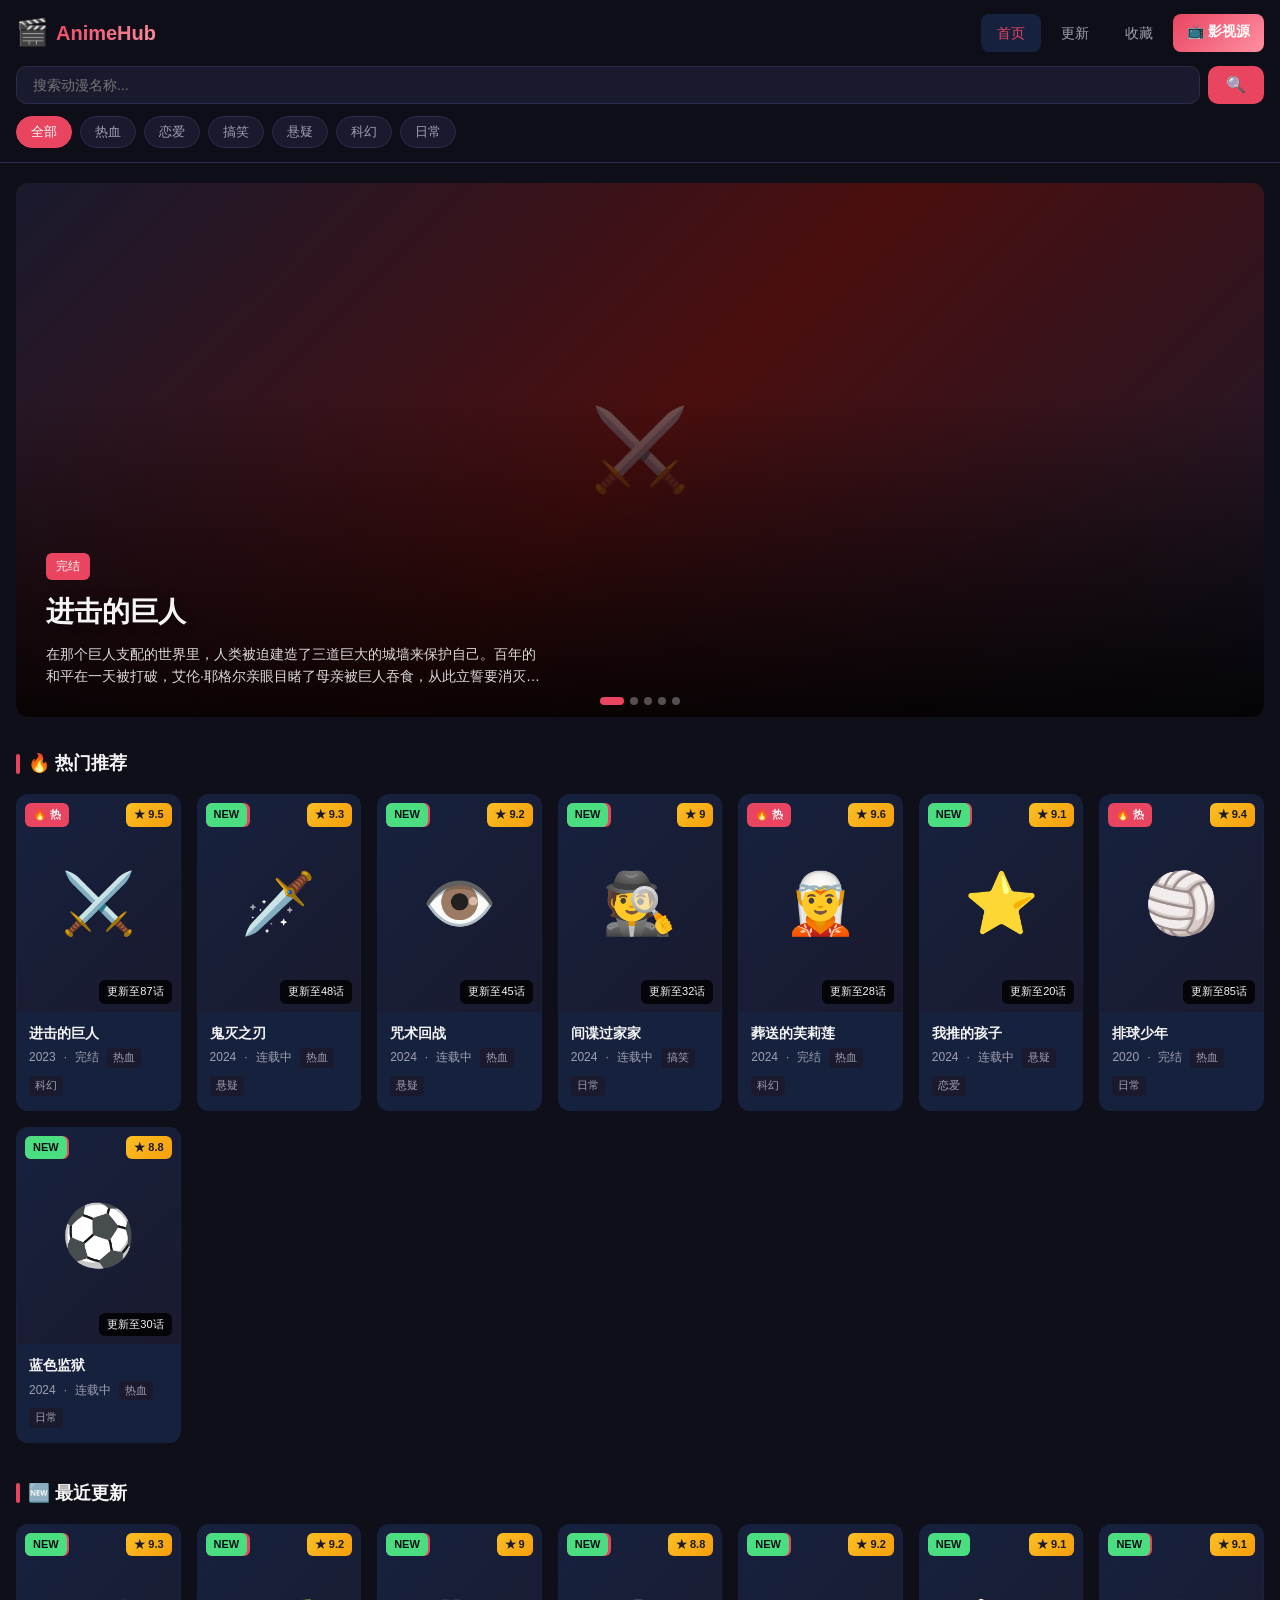
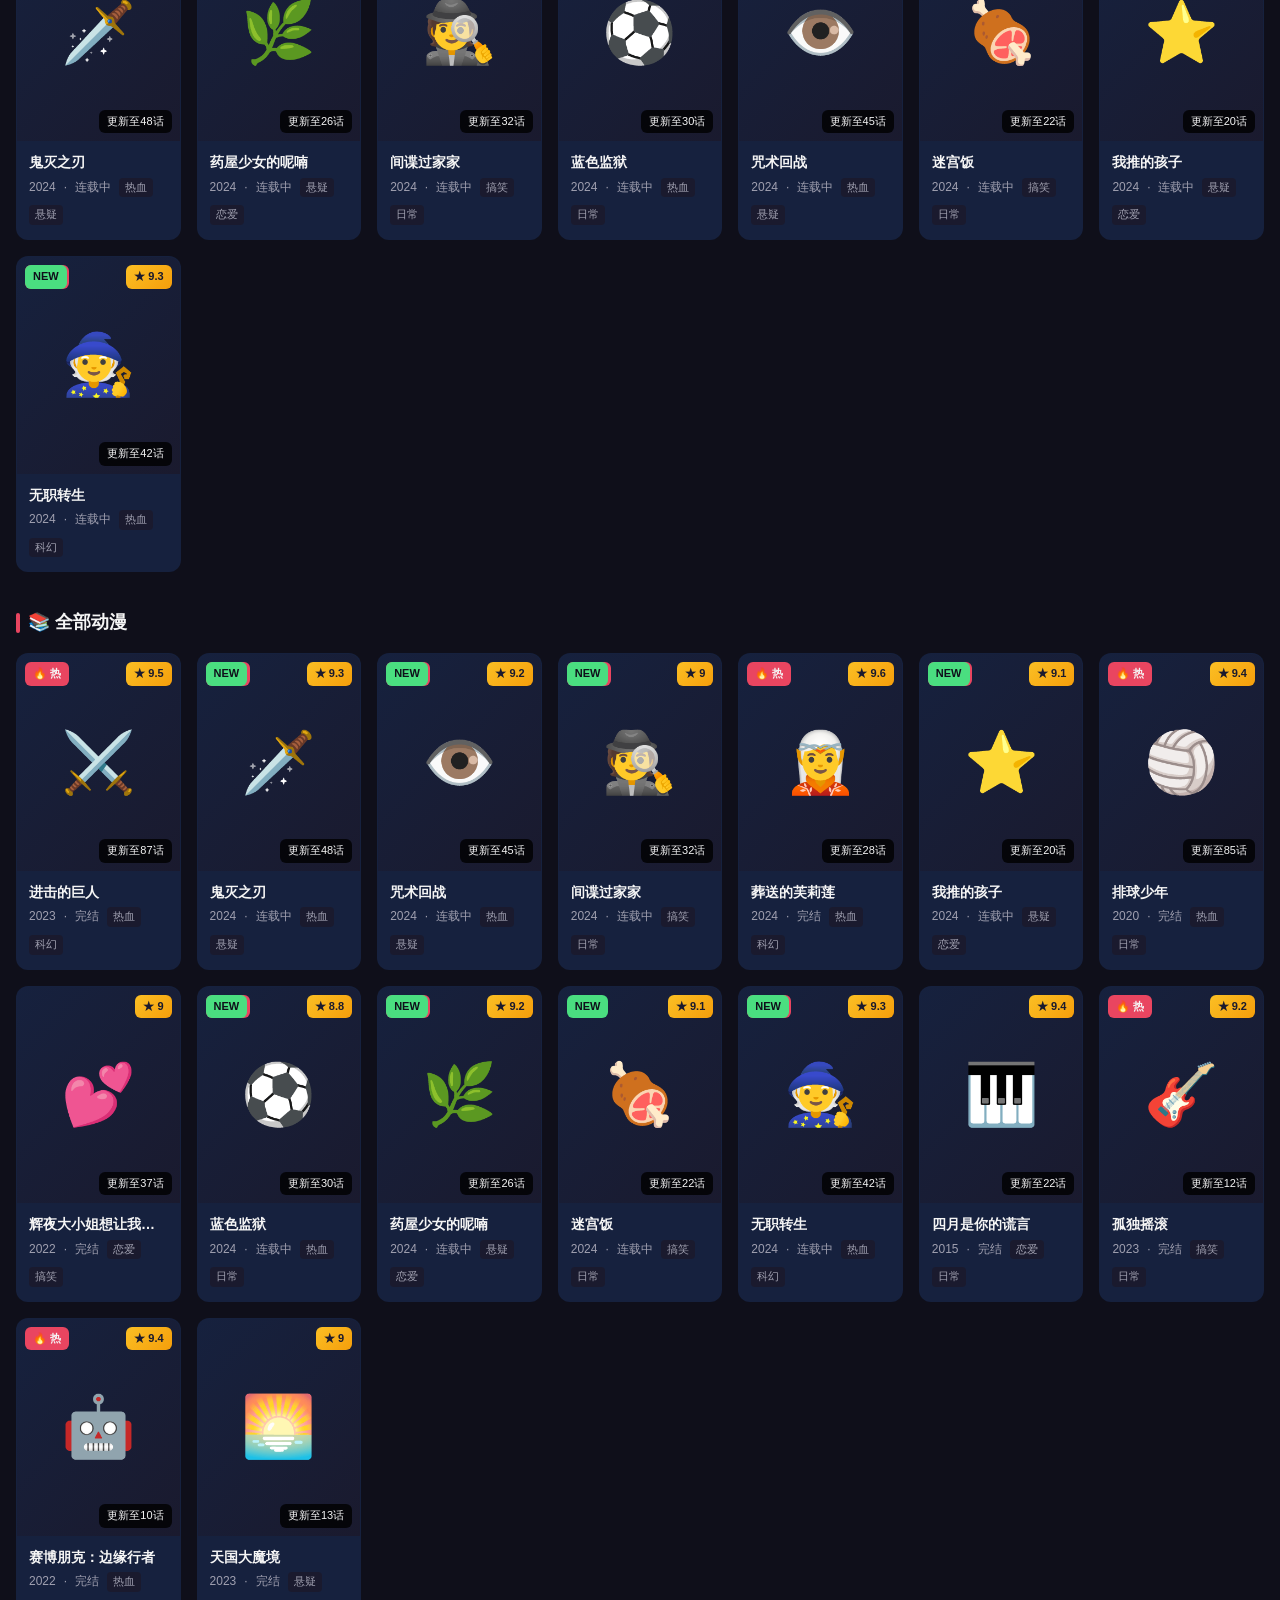
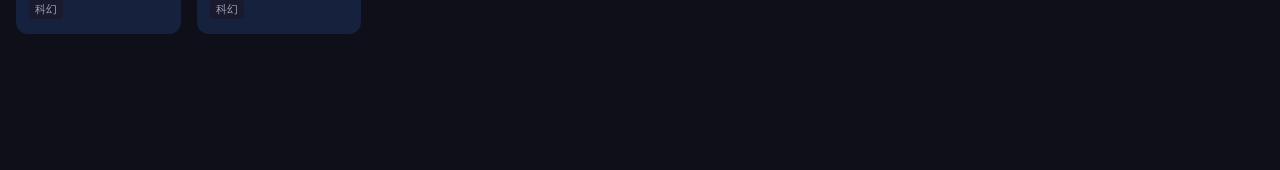
<file: index.html>
<!DOCTYPE html>
<html lang="zh-CN">
<head>
    <meta charset="UTF-8">
    <meta name="viewport" content="width=device-width, initial-scale=1.0, maximum-scale=1.0, user-scalable=no">
    <meta name="description" content="无广告极速动漫在线观看平台 - 实时更新提醒">
    <title>AnimeHub - 无广告动漫平台</title>
    <link rel="stylesheet" href="css/style.css">
    <link rel="manifest" href="manifest.json">
    <link rel="icon" href="data:image/svg+xml,<svg xmlns='http://www.w3.org/2000/svg' viewBox='0 0 100 100'><text y='.9em' font-size='90'>🎬</text></svg>">
</head>
<body>
    <header class="header">
        <div class="header-inner">
            <div class="logo" onclick="goHome()">
                <span class="logo-icon">🎬</span>
                <span class="logo-text">AnimeHub</span>
            </div>
            <nav class="nav-links">
                <a href="#home" class="active" data-page="home">首页</a>
                <a href="#updates" data-page="updates">更新</a>
                <a href="#favorites" data-page="favorites">收藏</a>
                <a href="tvbox.html" class="nav-link-tvbox">📺 影视源</a>
            </nav>
            <button class="menu-btn" id="menuBtn" aria-label="菜单">
                <span></span><span></span><span></span>
            </button>
        </div>
        <div class="search-bar">
            <input type="text" id="searchInput" placeholder="搜索动漫名称..." autocomplete="off">
            <button class="search-btn" id="searchBtn">🔍</button>
        </div>
        <div class="category-filter">
            <button class="cat-btn active" data-cat="all">全部</button>
            <button class="cat-btn" data-cat="热血">热血</button>
            <button class="cat-btn" data-cat="恋爱">恋爱</button>
            <button class="cat-btn" data-cat="搞笑">搞笑</button>
            <button class="cat-btn" data-cat="悬疑">悬疑</button>
            <button class="cat-btn" data-cat="科幻">科幻</button>
            <button class="cat-btn" data-cat="日常">日常</button>
        </div>
    </header>

    <main class="main">
        <!-- 首页 -->
        <section id="homePage" class="page active">
            <div class="banner" id="banner">
                <div class="banner-slider" id="bannerSlider"></div>
                <div class="banner-dots" id="bannerDots"></div>
            </div>
            <div class="section">
                <h2 class="section-title">🔥 热门推荐</h2>
                <div class="anime-grid" id="hotGrid"></div>
            </div>
            <div class="section">
                <h2 class="section-title">🆕 最近更新</h2>
                <div class="anime-grid" id="latestGrid"></div>
            </div>
            <div class="section">
                <h2 class="section-title">📚 全部动漫</h2>
                <div class="anime-grid" id="allGrid"></div>
            </div>
        </section>

        <!-- 更新页 -->
        <section id="updatesPage" class="page">
            <div class="updates-header">
                <h2>📢 动漫更新日历</h2>
                <button class="btn-primary" id="enableNotifyBtn">🔔 开启更新提醒</button>
            </div>
            <div class="week-tabs" id="weekTabs"></div>
            <div class="updates-list" id="updatesList"></div>
        </section>

        <!-- 收藏页 -->
        <section id="favoritesPage" class="page">
            <h2 class="section-title">⭐ 我的追番</h2>
            <div id="favEmpty" class="empty-state">
                <div class="empty-icon">📺</div>
                <p>还没有追番哦~</p>
                <p class="empty-sub">点击动漫详情页的「追番」按钮添加</p>
            </div>
            <div class="anime-grid" id="favGrid"></div>
        </section>
    </main>

    <div class="mobile-nav" id="mobileNav">
        <a href="#home" class="mobile-nav-item active" data-page="home">
            <span class="nav-icon">🏠</span><span>首页</span>
        </a>
        <a href="#updates" class="mobile-nav-item" data-page="updates">
            <span class="nav-icon">📢</span><span>更新</span>
        </a>
        <a href="tvbox.html" class="mobile-nav-item">
            <span class="nav-icon">📺</span><span>影视源</span>
        </a>
        <a href="#favorites" class="mobile-nav-item" data-page="favorites">
            <span class="nav-icon">⭐</span><span>追番</span>
        </a>
    </div>

    <div class="toast" id="toast"></div>

    <script src="js/data.js"></script>
    <script src="js/app.js"></script>
</body>
</html>
</file>
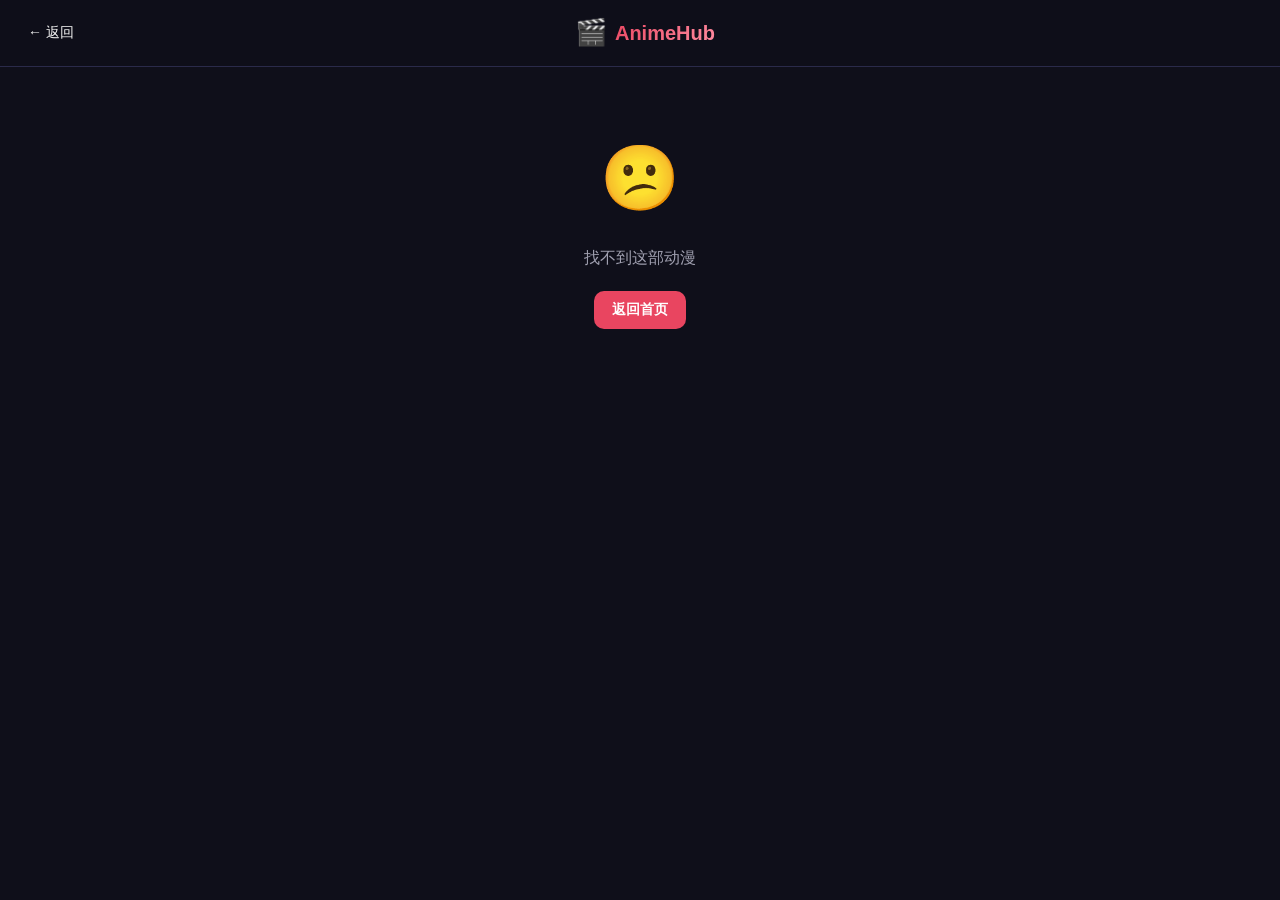
<file: detail.html>
<!DOCTYPE html>
<html lang="zh-CN">
<head>
    <meta charset="UTF-8">
    <meta name="viewport" content="width=device-width, initial-scale=1.0, maximum-scale=1.0, user-scalable=no">
    <title>动漫详情 - AnimeHub</title>
    <link rel="stylesheet" href="css/style.css">
    <link rel="icon" href="data:image/svg+xml,<svg xmlns='http://www.w3.org/2000/svg' viewBox='0 0 100 100'><text y='.9em' font-size='90'>🎬</text></svg>">
</head>
<body>
    <header class="header detail-header">
        <div class="header-inner">
            <button class="back-btn" onclick="goBack()">← 返回</button>
            <div class="logo" onclick="location.href='index.html'">
                <span class="logo-icon">🎬</span>
                <span class="logo-text">AnimeHub</span>
            </div>
            <div style="width:60px"></div>
        </div>
    </header>

    <main class="main detail-main">
        <div class="detail-hero" id="detailHero"></div>
        <div class="detail-info" id="detailInfo"></div>
        <div class="detail-section">
            <h3 class="detail-section-title">选集播放</h3>
            <div class="episode-list" id="episodeList"></div>
        </div>
        <div class="detail-section">
            <h3 class="detail-section-title">相关推荐</h3>
            <div class="anime-grid" id="relatedGrid"></div>
        </div>
    </main>

    <div class="toast" id="toast"></div>

    <script src="js/data.js"></script>
    <script src="js/detail.js"></script>
</body>
</html>
</file>
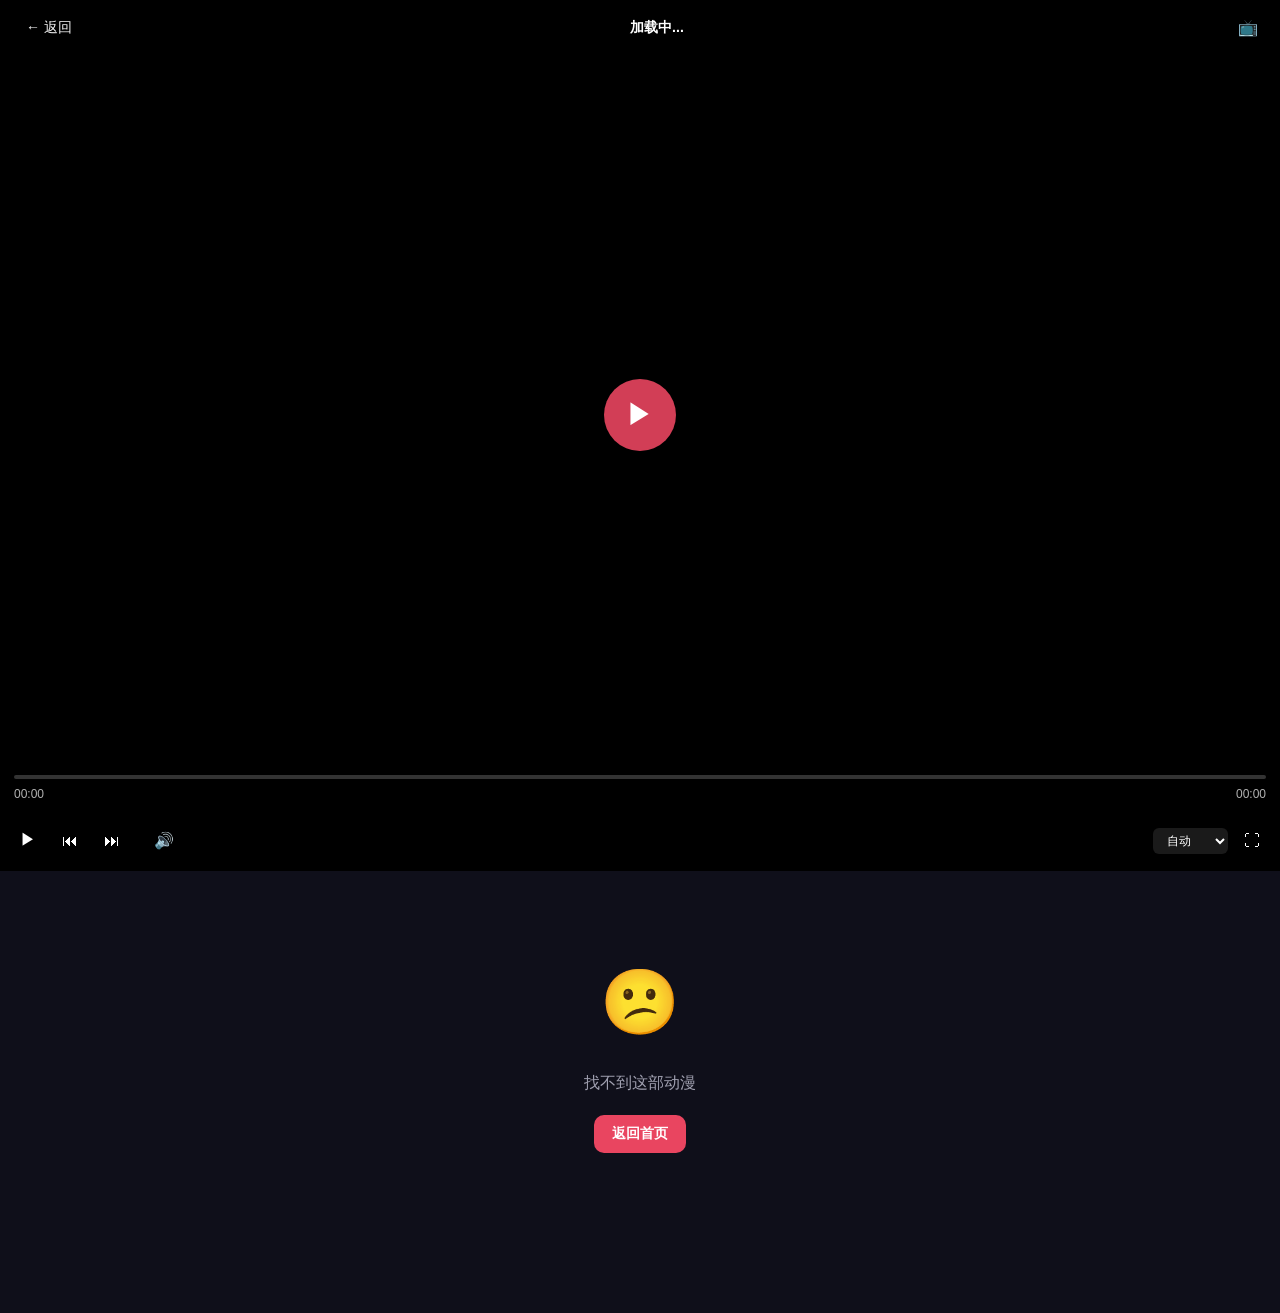
<file: watch.html>
<!DOCTYPE html>
<html lang="zh-CN">
<head>
    <meta charset="UTF-8">
    <meta name="viewport" content="width=device-width, initial-scale=1.0, maximum-scale=1.0, user-scalable=no">
    <title>在线播放 - AnimeHub</title>
    <link rel="stylesheet" href="css/style.css">
    <link rel="icon" href="data:image/svg+xml,<svg xmlns='http://www.w3.org/2000/svg' viewBox='0 0 100 100'><text y='.9em' font-size='90'>🎬</text></svg>">
</head>
<body class="watch-body">
    <div class="player-container">
        <div class="player-header">
            <button class="back-btn" onclick="goBack()">← 返回</button>
            <span class="player-title" id="playerTitle">加载中...</span>
            <button class="cast-btn" title="投屏">📺</button>
        </div>
        <div class="video-wrapper" id="videoWrapper">
            <video id="videoPlayer" class="video-player" playsinline preload="metadata" poster="">
                您的浏览器不支持视频播放
            </video>
            <div class="player-controls-custom" id="playerControls">
                <button class="play-btn-big" id="bigPlayBtn">▶</button>
            </div>
            <div class="loading-spinner" id="loadingSpinner" style="display:none">
                <div class="spinner"></div>
            </div>
            <div class="player-error" id="playerError" style="display:none">
                <div class="error-icon">⚠️</div>
                <div class="error-title">视频加载失败</div>
                <div class="error-desc" id="errorDesc">可能是视频源不可访问或跨域限制</div>
                <button class="btn-primary" onclick="showConfigGuide()">📖 查看配置方法</button>
                <button class="btn-fav" onclick="retryVideo()">🔄 重试</button>
            </div>
        </div>
        <div class="progress-bar-container">
            <div class="progress-bar" id="progressBar">
                <div class="progress-buffered" id="progressBuffered"></div>
                <div class="progress-played" id="progressPlayed"></div>
                <div class="progress-thumb" id="progressThumb"></div>
            </div>
            <div class="time-display">
                <span id="currentTime">00:00</span>
                <span id="totalTime">00:00</span>
            </div>
        </div>
        <div class="player-bottom-controls">
            <button class="control-btn" id="playPauseBtn">▶</button>
            <button class="control-btn" id="prevEpBtn">⏮</button>
            <button class="control-btn" id="nextEpBtn">⏭</button>
            <div class="volume-control">
                <button class="control-btn" id="muteBtn">🔊</button>
                <input type="range" id="volumeSlider" min="0" max="1" step="0.05" value="1">
            </div>
            <select class="quality-select" id="qualitySelect">
                <option value="auto">自动</option>
                <option value="1080p">1080P</option>
                <option value="720p">720P</option>
                <option value="480p">480P</option>
            </select>
            <button class="control-btn" id="fullscreenBtn">⛶</button>
        </div>
    </div>

    <main class="main watch-main">
        <div class="watch-info">
            <h1 class="watch-title" id="watchTitle"></h1>
            <div class="watch-meta" id="watchMeta"></div>
            <div class="demo-banner" id="demoBanner" style="display:none">
                <span class="demo-icon">💡</span>
                <span id="demoText">这是演示视频源。接入真实动漫资源请点击下方按钮</span>
                <button class="demo-config-btn" onclick="showConfigGuide()">如何配置？</button>
            </div>
            <div class="watch-actions">
                <button class="btn-fav" id="favBtn">⭐ 追番</button>
                <button class="btn-primary" id="prevBtn">上一集</button>
                <button class="btn-primary" id="nextBtn">下一集</button>
            </div>
        </div>

        <div class="detail-section">
            <h3 class="detail-section-title">选集</h3>
            <div class="episode-list" id="episodeList"></div>
        </div>

        <div class="detail-section">
            <h3 class="detail-section-title">动漫详情</h3>
            <div class="anime-desc" id="animeDesc"></div>
        </div>

        <div class="detail-section">
            <h3 class="detail-section-title">⚙️ 视频源设置</h3>
            <div class="source-config">
                <p class="source-tip">💡 本站演示视频使用公共测试源。要播放真实动漫，需要替换为您自己的视频源。</p>
                <button class="btn-primary" onclick="showConfigGuide()">📖 查看详细配置教程</button>
                <button class="btn-fav" onclick="openDataSourceUrl()">🔗 推荐影视数据源</button>
            </div>
        </div>
    </main>

    <div class="config-modal" id="configModal" style="display:none">
        <div class="config-mask" onclick="hideConfigGuide()"></div>
        <div class="config-content">
            <button class="config-close" onclick="hideConfigGuide()">✕</button>
            <h2>🎬 如何接入真实动漫视频源？</h2>
            <div class="config-steps">
                <div class="config-step">
                    <div class="step-num">1</div>
                    <div>
                        <h3>准备视频源 URL</h3>
                        <p>需要一个可以直接访问的视频直链，支持格式：</p>
                        <div class="format-tags">
                            <span>.mp4</span>
                            <span>.m3u8 (HLS)</span>
                            <span>.webm</span>
                            <span>.ogg</span>
                        </div>
                        <p class="step-warning">⚠️ 视频服务器必须支持 <b>CORS 跨域访问</b>，否则浏览器无法加载</p>
                    </div>
                </div>
                <div class="config-step">
                    <div class="step-num">2</div>
                    <div>
                        <h3>修改 data.js</h3>
                        <p>打开项目中的 <code>js/data.js</code>，找到对应动漫的 <code>videoSources</code> 数组，替换 URL：</p>
                        <pre class="code-block">{
    ep: 1,
    title: '第1话',
    url: 'https://你的视频服务器.com/动漫/第01话.mp4'
}</pre>
                    </div>
                </div>
                <div class="config-step">
                    <div class="step-num">3</div>
                    <div>
                        <h3>推送到 GitHub</h3>
                        <p>修改完成后，推送代码到 GitHub Pages 即可生效。详细步骤见 README.md</p>
                    </div>
                </div>
                <div class="config-step">
                    <div class="step-num">💡</div>
                    <div>
                        <h3>推荐免费/付费视频源</h3>
                        <ul>
                            <li><b>公共测试源（仅演示）</b>：Big Buck Bunny、Elephants Dream 等</li>
                            <li><b>自建服务器</b>：使用 Nginx + 视频文件托管，需开启 CORS</li>
                            <li><b>第三方存储</b>：阿里云 OSS / 腾讯云 COS / 七牛云</li>
                            <li><b>视频 CDN</b>：阿里云视频点播 / 腾讯云点播</li>
                        </ul>
                    </div>
                </div>
                <div class="config-step">
                    <div class="step-num">🔒</div>
                    <div>
                        <h3>关于版权</h3>
                        <p>请确保您有权分发相关动漫视频内容。上传侵权内容可能导致 GitHub Pages 被封禁。建议仅用于个人学习。</p>
                    </div>
                </div>
            </div>
        </div>
    </div>

    <div class="toast" id="toast"></div>

    <script src="js/data.js"></script>
    <script src="js/watch.js"></script>
</body>
</html>
</file>
<file: css/style.css>
:root {
    --primary: #e94560;
    --primary-dark: #c73650;
    --bg: #0f0f1a;
    --bg-secondary: #1a1a2e;
    --bg-card: #16213e;
    --text: #f5f5f5;
    --text-secondary: #a0a0b0;
    --border: #2a2a4a;
    --success: #4ade80;
    --warning: #fbbf24;
    --radius: 12px;
    --shadow: 0 4px 20px rgba(0,0,0,0.3);
    --transition: all 0.3s ease;
}

* {
    margin: 0;
    padding: 0;
    box-sizing: border-box;
    -webkit-tap-highlight-color: transparent;
}

html, body {
    font-family: -apple-system, BlinkMacSystemFont, "Segoe UI", "PingFang SC", "Hiragino Sans GB", "Microsoft YaHei", sans-serif;
    background: var(--bg);
    color: var(--text);
    min-height: 100vh;
    line-height: 1.6;
    overflow-x: hidden;
}

a { color: inherit; text-decoration: none; }
button { cursor: pointer; border: none; background: none; color: inherit; font-family: inherit; }
img { max-width: 100%; display: block; }

::-webkit-scrollbar { width: 6px; height: 6px; }
::-webkit-scrollbar-track { background: var(--bg-secondary); }
::-webkit-scrollbar-thumb { background: var(--primary); border-radius: 3px; }

/* ========== Header ========== */
.header {
    position: sticky;
    top: 0;
    z-index: 100;
    background: rgba(15, 15, 26, 0.95);
    backdrop-filter: blur(20px);
    border-bottom: 1px solid var(--border);
}

.header-inner {
    display: flex;
    align-items: center;
    justify-content: space-between;
    padding: 12px 16px;
    max-width: 1400px;
    margin: 0 auto;
}

.logo {
    display: flex;
    align-items: center;
    gap: 8px;
    cursor: pointer;
}

.logo-icon { font-size: 26px; }

.logo-text {
    font-size: 20px;
    font-weight: 800;
    background: linear-gradient(135deg, var(--primary), #ff8fa3);
    -webkit-background-clip: text;
    -webkit-text-fill-color: transparent;
    background-clip: text;
}

.nav-links {
    display: flex;
    gap: 4px;
}

.nav-links a {
    padding: 8px 16px;
    border-radius: 8px;
    font-size: 14px;
    font-weight: 500;
    transition: var(--transition);
    color: var(--text-secondary);
}

.nav-links a:hover,
.nav-links a.active {
    background: var(--bg-card);
    color: var(--primary);
}

.menu-btn {
    display: none;
    flex-direction: column;
    gap: 5px;
    padding: 8px;
}

.menu-btn span {
    display: block;
    width: 22px;
    height: 2px;
    background: var(--text);
    border-radius: 2px;
    transition: var(--transition);
}

.search-bar {
    display: flex;
    gap: 8px;
    padding: 0 16px 12px;
    max-width: 1400px;
    margin: 0 auto;
}

#searchInput {
    flex: 1;
    padding: 10px 16px;
    background: var(--bg-secondary);
    border: 1px solid var(--border);
    border-radius: 10px;
    color: var(--text);
    font-size: 14px;
    outline: none;
    transition: var(--transition);
}

#searchInput:focus {
    border-color: var(--primary);
    box-shadow: 0 0 0 3px rgba(233, 69, 96, 0.15);
}

.search-btn {
    padding: 0 18px;
    background: var(--primary);
    border-radius: 10px;
    font-size: 16px;
    transition: var(--transition);
}

.search-btn:hover { background: var(--primary-dark); }

.category-filter {
    display: flex;
    gap: 8px;
    padding: 0 16px 14px;
    max-width: 1400px;
    margin: 0 auto;
    overflow-x: auto;
    -webkit-overflow-scrolling: touch;
    scrollbar-width: none;
}

.category-filter::-webkit-scrollbar { display: none; }

.cat-btn {
    flex-shrink: 0;
    padding: 6px 14px;
    background: var(--bg-secondary);
    border: 1px solid var(--border);
    border-radius: 20px;
    font-size: 13px;
    color: var(--text-secondary);
    transition: var(--transition);
}

.cat-btn:hover,
.cat-btn.active {
    background: var(--primary);
    border-color: var(--primary);
    color: #fff;
}

/* ========== Main ========== */
.main {
    max-width: 1400px;
    margin: 0 auto;
    padding: 20px 16px 100px;
}

.page { display: none; animation: fadeIn 0.3s ease; }
.page.active { display: block; }

@keyframes fadeIn {
    from { opacity: 0; transform: translateY(10px); }
    to { opacity: 1; transform: translateY(0); }
}

/* ========== Banner ========== */
.banner {
    position: relative;
    margin-bottom: 32px;
    border-radius: var(--radius);
    overflow: hidden;
}

.banner-slider {
    display: flex;
    transition: transform 0.5s ease;
}

.banner-item {
    min-width: 100%;
    position: relative;
    aspect-ratio: 21/9;
    min-height: 200px;
    background-size: cover;
    background-position: center;
    cursor: pointer;
}

.banner-item::after {
    content: '';
    position: absolute;
    inset: 0;
    background: linear-gradient(to top, rgba(0,0,0,0.85) 0%, transparent 60%);
}

.banner-content {
    position: absolute;
    bottom: 0;
    left: 0;
    right: 0;
    padding: 30px;
    z-index: 2;
}

.banner-tag {
    display: inline-block;
    padding: 4px 10px;
    background: var(--primary);
    border-radius: 6px;
    font-size: 12px;
    margin-bottom: 10px;
}

.banner-title {
    font-size: 28px;
    font-weight: 700;
    margin-bottom: 8px;
    text-shadow: 0 2px 10px rgba(0,0,0,0.5);
}

.banner-desc {
    font-size: 14px;
    color: rgba(255,255,255,0.85);
    max-width: 500px;
    overflow: hidden;
    text-overflow: ellipsis;
    display: -webkit-box;
    -webkit-line-clamp: 2;
    -webkit-box-orient: vertical;
}

.banner-dots {
    position: absolute;
    bottom: 12px;
    left: 50%;
    transform: translateX(-50%);
    display: flex;
    gap: 6px;
    z-index: 3;
}

.banner-dot {
    width: 8px;
    height: 8px;
    border-radius: 50%;
    background: rgba(255,255,255,0.3);
    cursor: pointer;
    transition: var(--transition);
}

.banner-dot.active {
    background: var(--primary);
    width: 24px;
    border-radius: 4px;
}

/* ========== Section ========== */
.section { margin-bottom: 36px; }

.section-title {
    font-size: 18px;
    font-weight: 700;
    margin-bottom: 16px;
    display: flex;
    align-items: center;
    gap: 8px;
}

.section-title::before {
    content: '';
    width: 4px;
    height: 20px;
    background: var(--primary);
    border-radius: 2px;
}

/* ========== Anime Grid ========== */
.anime-grid {
    display: grid;
    grid-template-columns: repeat(auto-fill, minmax(160px, 1fr));
    gap: 16px;
}

.anime-card {
    background: var(--bg-card);
    border-radius: var(--radius);
    overflow: hidden;
    cursor: pointer;
    transition: var(--transition);
    border: 1px solid transparent;
}

.anime-card:hover {
    transform: translateY(-4px);
    border-color: var(--primary);
    box-shadow: var(--shadow);
}

.anime-cover {
    position: relative;
    aspect-ratio: 3/4;
    overflow: hidden;
    background: var(--bg-secondary);
}

.anime-cover img {
    width: 100%;
    height: 100%;
    object-fit: cover;
    transition: transform 0.4s ease;
}

.anime-card:hover .anime-cover img { transform: scale(1.08); }

.anime-cover-placeholder {
    width: 100%;
    height: 100%;
    display: flex;
    align-items: center;
    justify-content: center;
    font-size: 60px;
    background: linear-gradient(135deg, var(--bg-card), var(--bg-secondary));
}

.anime-badge {
    position: absolute;
    top: 8px;
    left: 8px;
    padding: 3px 8px;
    background: var(--primary);
    border-radius: 6px;
    font-size: 11px;
    font-weight: 600;
    z-index: 2;
}

.anime-ep {
    position: absolute;
    bottom: 8px;
    right: 8px;
    padding: 3px 8px;
    background: rgba(0,0,0,0.8);
    backdrop-filter: blur(10px);
    border-radius: 6px;
    font-size: 11px;
    z-index: 2;
}

.anime-score {
    position: absolute;
    top: 8px;
    right: 8px;
    padding: 3px 8px;
    background: linear-gradient(135deg, #fbbf24, #f59e0b);
    border-radius: 6px;
    font-size: 11px;
    font-weight: 700;
    color: #1a1a2e;
    z-index: 2;
}

.anime-info {
    padding: 10px 12px 14px;
}

.anime-name {
    font-size: 14px;
    font-weight: 600;
    margin-bottom: 4px;
    overflow: hidden;
    text-overflow: ellipsis;
    white-space: nowrap;
}

.anime-meta {
    font-size: 12px;
    color: var(--text-secondary);
    display: flex;
    gap: 8px;
    flex-wrap: wrap;
}

.anime-cat {
    padding: 1px 6px;
    background: var(--bg-secondary);
    border-radius: 4px;
    font-size: 11px;
}

/* ========== Updates Page ========== */
.updates-header {
    display: flex;
    justify-content: space-between;
    align-items: center;
    flex-wrap: wrap;
    gap: 12px;
    margin-bottom: 20px;
}

.updates-header h2 { font-size: 20px; }

.btn-primary {
    padding: 10px 18px;
    background: var(--primary);
    color: #fff;
    border-radius: 10px;
    font-size: 14px;
    font-weight: 600;
    transition: var(--transition);
}

.btn-primary:hover { background: var(--primary-dark); transform: translateY(-1px); }

.week-tabs {
    display: flex;
    gap: 6px;
    margin-bottom: 20px;
    overflow-x: auto;
    padding-bottom: 4px;
    scrollbar-width: none;
}

.week-tabs::-webkit-scrollbar { display: none; }

.week-tab {
    flex-shrink: 0;
    padding: 8px 16px;
    background: var(--bg-secondary);
    border: 1px solid var(--border);
    border-radius: 8px;
    font-size: 13px;
    color: var(--text-secondary);
    transition: var(--transition);
}

.week-tab.today { border-color: var(--primary); color: var(--primary); }
.week-tab.active {
    background: var(--primary);
    border-color: var(--primary);
    color: #fff;
}

.updates-list {
    display: flex;
    flex-direction: column;
    gap: 12px;
}

.update-item {
    display: flex;
    gap: 14px;
    padding: 14px;
    background: var(--bg-card);
    border-radius: var(--radius);
    border: 1px solid var(--border);
    transition: var(--transition);
    cursor: pointer;
}

.update-item:hover { border-color: var(--primary); }

.update-item .anime-cover {
    width: 90px;
    min-width: 90px;
    aspect-ratio: 3/4;
    border-radius: 8px;
}

.update-content {
    flex: 1;
    min-width: 0;
    display: flex;
    flex-direction: column;
    justify-content: center;
}

.update-name {
    font-size: 15px;
    font-weight: 600;
    margin-bottom: 6px;
    overflow: hidden;
    text-overflow: ellipsis;
    white-space: nowrap;
}

.update-ep {
    font-size: 13px;
    color: var(--success);
    margin-bottom: 6px;
    display: flex;
    align-items: center;
    gap: 6px;
}

.update-time {
    font-size: 12px;
    color: var(--text-secondary);
}

/* ========== Empty State ========== */
.empty-state {
    text-align: center;
    padding: 60px 20px;
    color: var(--text-secondary);
}

.empty-icon { font-size: 64px; margin-bottom: 16px; }
.empty-state p { font-size: 16px; margin-bottom: 4px; }
.empty-sub { font-size: 14px !important; opacity: 0.7; }

/* ========== Mobile Nav ========== */
.mobile-nav {
    display: none;
    position: fixed;
    bottom: 0;
    left: 0;
    right: 0;
    background: rgba(15, 15, 26, 0.95);
    backdrop-filter: blur(20px);
    border-top: 1px solid var(--border);
    padding: 8px 0 calc(8px + env(safe-area-inset-bottom));
    z-index: 99;
}

.mobile-nav-item {
    flex: 1;
    display: flex;
    flex-direction: column;
    align-items: center;
    gap: 2px;
    padding: 6px;
    font-size: 11px;
    color: var(--text-secondary);
    transition: var(--transition);
}

.mobile-nav-item.active { color: var(--primary); }

.nav-icon { font-size: 20px; }

/* ========== Detail Page ========== */
.detail-main { padding-top: 0; }

.detail-header { position: sticky; top: 0; z-index: 100; }

.back-btn {
    padding: 8px 12px;
    font-size: 14px;
    color: var(--text);
    transition: var(--transition);
    border-radius: 8px;
}

.back-btn:hover { background: var(--bg-card); }

.detail-hero {
    position: relative;
    aspect-ratio: 16/7;
    min-height: 220px;
    background-size: cover;
    background-position: center;
    margin: 0 -16px 20px;
}

.detail-hero::after {
    content: '';
    position: absolute;
    inset: 0;
    background: linear-gradient(to top, var(--bg) 0%, transparent 70%);
}

.detail-info {
    display: flex;
    gap: 18px;
    margin-top: -100px;
    position: relative;
    z-index: 2;
    margin-bottom: 28px;
}

.detail-cover {
    width: 140px;
    min-width: 140px;
    aspect-ratio: 3/4;
    border-radius: var(--radius);
    overflow: hidden;
    box-shadow: var(--shadow);
    background: var(--bg-card);
}

.detail-text { flex: 1; padding-top: 50px; min-width: 0; }

.detail-title {
    font-size: 22px;
    font-weight: 800;
    margin-bottom: 10px;
    line-height: 1.3;
}

.detail-meta-grid {
    display: grid;
    grid-template-columns: repeat(auto-fit, minmax(120px, 1fr));
    gap: 8px;
    margin-bottom: 14px;
}

.detail-meta-item {
    font-size: 13px;
    color: var(--text-secondary);
}

.detail-meta-item span {
    color: var(--text);
    font-weight: 600;
}

.detail-tags {
    display: flex;
    flex-wrap: wrap;
    gap: 6px;
    margin-bottom: 14px;
}

.detail-tag {
    padding: 4px 10px;
    background: var(--bg-card);
    border: 1px solid var(--border);
    border-radius: 6px;
    font-size: 12px;
    color: var(--text-secondary);
}

.detail-desc {
    font-size: 14px;
    color: var(--text-secondary);
    line-height: 1.8;
    margin-bottom: 16px;
}

.detail-actions {
    display: flex;
    gap: 10px;
    flex-wrap: wrap;
}

.btn-watch {
    padding: 12px 24px;
    background: linear-gradient(135deg, var(--primary), #ff6b85);
    color: #fff;
    border-radius: 10px;
    font-size: 15px;
    font-weight: 700;
    transition: var(--transition);
    box-shadow: 0 4px 15px rgba(233, 69, 96, 0.3);
}

.btn-watch:hover { transform: translateY(-2px); box-shadow: 0 6px 20px rgba(233, 69, 96, 0.4); }

.btn-fav {
    padding: 12px 20px;
    background: var(--bg-card);
    border: 1px solid var(--border);
    color: var(--text);
    border-radius: 10px;
    font-size: 14px;
    font-weight: 600;
    transition: var(--transition);
}

.btn-fav:hover, .btn-fav.active {
    border-color: var(--warning);
    color: var(--warning);
    background: rgba(251, 191, 36, 0.1);
}

.detail-section { margin-bottom: 28px; }

.detail-section-title {
    font-size: 16px;
    font-weight: 700;
    margin-bottom: 14px;
    padding-left: 10px;
    border-left: 3px solid var(--primary);
}

.episode-list {
    display: grid;
    grid-template-columns: repeat(auto-fill, minmax(80px, 1fr));
    gap: 10px;
}

.ep-btn {
    padding: 12px 8px;
    background: var(--bg-card);
    border: 1px solid var(--border);
    border-radius: 8px;
    text-align: center;
    font-size: 13px;
    font-weight: 500;
    transition: var(--transition);
    color: var(--text);
    position: relative;
}

.ep-btn:hover {
    border-color: var(--primary);
    color: var(--primary);
    transform: translateY(-1px);
}

.ep-btn.active {
    background: var(--primary);
    border-color: var(--primary);
    color: #fff;
}

.ep-btn.new::after {
    content: 'NEW';
    position: absolute;
    top: -4px;
    right: -4px;
    padding: 1px 5px;
    background: var(--success);
    border-radius: 4px;
    font-size: 9px;
    font-weight: 700;
    color: var(--bg);
}

/* ========== Watch Page ========== */
.watch-body { background: #000; }

.player-container {
    position: sticky;
    top: 0;
    z-index: 50;
    background: #000;
}

.player-header {
    display: flex;
    align-items: center;
    justify-content: space-between;
    padding: 10px 14px;
    background: rgba(0,0,0,0.9);
    color: #fff;
}

.player-title {
    flex: 1;
    text-align: center;
    font-size: 14px;
    font-weight: 600;
    overflow: hidden;
    text-overflow: ellipsis;
    white-space: nowrap;
    padding: 0 12px;
}

.cast-btn {
    padding: 8px;
    font-size: 16px;
}

.video-wrapper {
    position: relative;
    width: 100%;
    background: #000;
    aspect-ratio: 16/9;
}

.video-player {
    width: 100%;
    height: 100%;
    background: #000;
    display: block;
}

.video-player::-webkit-media-controls { display: none !important; }

.player-controls-custom {
    position: absolute;
    inset: 0;
    display: flex;
    align-items: center;
    justify-content: center;
    pointer-events: none;
}

.play-btn-big {
    width: 72px;
    height: 72px;
    background: rgba(233, 69, 96, 0.9);
    border-radius: 50%;
    font-size: 28px;
    color: #fff;
    display: flex;
    align-items: center;
    justify-content: center;
    pointer-events: auto;
    transition: var(--transition);
    box-shadow: 0 4px 20px rgba(0,0,0,0.5);
}

.play-btn-big:hover { transform: scale(1.1); }
.play-btn-big.hidden { display: none; }

.loading-spinner {
    position: absolute;
    inset: 0;
    display: flex;
    align-items: center;
    justify-content: center;
}

.spinner {
    width: 42px;
    height: 42px;
    border: 3px solid rgba(255,255,255,0.2);
    border-top-color: var(--primary);
    border-radius: 50%;
    animation: spin 0.8s linear infinite;
}

@keyframes spin { to { transform: rotate(360deg); } }

.progress-bar-container {
    padding: 0 14px;
    background: #000;
}

.progress-bar {
    position: relative;
    height: 4px;
    background: rgba(255,255,255,0.2);
    border-radius: 2px;
    cursor: pointer;
}

.progress-bar:hover { height: 6px; }

.progress-buffered {
    position: absolute;
    top: 0;
    left: 0;
    height: 100%;
    background: rgba(255,255,255,0.4);
    border-radius: 2px;
}

.progress-played {
    position: absolute;
    top: 0;
    left: 0;
    height: 100%;
    background: var(--primary);
    border-radius: 2px;
}

.progress-thumb {
    position: absolute;
    top: 50%;
    left: 0;
    width: 12px;
    height: 12px;
    background: #fff;
    border-radius: 50%;
    transform: translate(-50%, -50%);
    opacity: 0;
    transition: opacity 0.2s;
    box-shadow: 0 2px 6px rgba(0,0,0,0.4);
}

.progress-bar:hover .progress-thumb { opacity: 1; }

.time-display {
    display: flex;
    justify-content: space-between;
    padding: 6px 0 10px;
    font-size: 12px;
    color: rgba(255,255,255,0.7);
}

.player-bottom-controls {
    display: flex;
    align-items: center;
    gap: 6px;
    padding: 8px 10px 12px;
    background: #000;
}

.control-btn {
    padding: 8px 10px;
    font-size: 16px;
    color: #fff;
    border-radius: 6px;
    transition: var(--transition);
}

.control-btn:hover { background: rgba(255,255,255,0.1); }

.volume-control {
    display: flex;
    align-items: center;
    gap: 4px;
    margin-left: 8px;
}

#volumeSlider {
    width: 0;
    opacity: 0;
    transition: all 0.3s ease;
    accent-color: var(--primary);
}

.volume-control:hover #volumeSlider {
    width: 80px;
    opacity: 1;
}

.quality-select {
    margin-left: auto;
    padding: 5px 10px;
    background: rgba(255,255,255,0.1);
    border: none;
    border-radius: 6px;
    color: #fff;
    font-size: 12px;
    cursor: pointer;
    outline: none;
}

.quality-select option { background: #1a1a2e; color: #fff; }

.watch-main {
    background: var(--bg);
    padding-top: 20px !important;
    max-width: 1400px;
    margin: 0 auto;
}

.watch-info {
    background: var(--bg-card);
    padding: 20px;
    border-radius: var(--radius);
    margin-bottom: 24px;
}

.watch-title {
    font-size: 20px;
    font-weight: 700;
    margin-bottom: 10px;
}

.watch-meta {
    display: flex;
    flex-wrap: wrap;
    gap: 12px;
    font-size: 13px;
    color: var(--text-secondary);
    margin-bottom: 16px;
}

.watch-meta span { font-weight: 600; color: var(--text); }

.watch-actions {
    display: flex;
    gap: 10px;
    flex-wrap: wrap;
}

.anime-desc {
    background: var(--bg-card);
    padding: 20px;
    border-radius: var(--radius);
    font-size: 14px;
    line-height: 1.9;
    color: var(--text-secondary);
}

/* ========== Toast ========== */
.toast {
    position: fixed;
    bottom: 100px;
    left: 50%;
    transform: translateX(-50%) translateY(100px);
    padding: 12px 20px;
    background: var(--bg-card);
    color: var(--text);
    border-radius: 10px;
    box-shadow: var(--shadow);
    border: 1px solid var(--border);
    font-size: 14px;
    z-index: 1000;
    opacity: 0;
    transition: all 0.3s ease;
    pointer-events: none;
    max-width: 90%;
    text-align: center;
}

.toast.show {
    opacity: 1;
    transform: translateX(-50%) translateY(0);
}

/* ========== Player Error Overlay ========== */
.player-error {
    position: absolute;
    inset: 0;
    display: flex;
    flex-direction: column;
    align-items: center;
    justify-content: center;
    background: rgba(0,0,0,0.88);
    backdrop-filter: blur(10px);
    z-index: 10;
    text-align: center;
    padding: 20px;
    gap: 14px;
}

.player-error .error-icon { font-size: 48px; }
.player-error .error-title { font-size: 18px; font-weight: 700; color: #fff; }
.player-error .error-desc {
    font-size: 13px;
    color: rgba(255,255,255,0.7);
    max-width: 320px;
    line-height: 1.6;
}

.player-error button {
    padding: 10px 20px;
    border-radius: 8px;
    font-size: 13px;
    font-weight: 600;
    transition: var(--transition);
}

.player-error .btn-primary {
    background: var(--primary);
    color: #fff;
}

.player-error .btn-primary:hover { background: var(--primary-dark); }

.player-error .btn-fav {
    background: rgba(255,255,255,0.1);
    color: #fff;
    border: 1px solid rgba(255,255,255,0.3);
}

.player-error .btn-fav:hover { background: rgba(255,255,255,0.2); }

/* ========== Demo Banner ========== */
.demo-banner {
    display: flex;
    align-items: center;
    gap: 8px;
    padding: 12px 14px;
    background: linear-gradient(135deg, rgba(233,69,96,0.15), rgba(251,191,36,0.1));
    border: 1px solid rgba(233,69,96,0.3);
    border-radius: 10px;
    margin-bottom: 16px;
    flex-wrap: wrap;
    font-size: 13px;
    color: var(--text-secondary);
}

.demo-banner .demo-icon { font-size: 18px; }
.demo-banner .demo-config-btn {
    padding: 5px 12px;
    background: var(--primary);
    color: #fff;
    border-radius: 6px;
    font-size: 12px;
    font-weight: 600;
    margin-left: auto;
    transition: var(--transition);
}

.demo-banner .demo-config-btn:hover { background: var(--primary-dark); }

/* ========== Source Config Section ========== */
.source-config {
    background: var(--bg-card);
    padding: 20px;
    border-radius: var(--radius);
}

.source-tip {
    font-size: 13px;
    color: var(--text-secondary);
    line-height: 1.7;
    margin-bottom: 16px;
    padding: 12px;
    background: rgba(233,69,96,0.08);
    border-left: 3px solid var(--primary);
    border-radius: 8px;
}

.source-config .btn-primary,
.source-config .btn-fav {
    padding: 10px 18px;
    margin-right: 10px;
    margin-bottom: 8px;
    font-size: 13px;
    display: inline-block;
}

/* ========== Config Modal ========== */
.config-modal {
    position: fixed;
    inset: 0;
    z-index: 200;
    display: none;
    align-items: center;
    justify-content: center;
    padding: 20px;
    overflow-y: auto;
}

.config-mask {
    position: fixed;
    inset: 0;
    background: rgba(0,0,0,0.7);
    backdrop-filter: blur(5px);
}

.config-content {
    position: relative;
    max-width: 600px;
    width: 100%;
    background: var(--bg-card);
    border: 1px solid var(--border);
    border-radius: var(--radius);
    padding: 28px;
    margin: auto;
    max-height: 90vh;
    overflow-y: auto;
    z-index: 1;
    box-shadow: var(--shadow);
}

.config-close {
    position: absolute;
    top: 12px;
    right: 12px;
    width: 36px;
    height: 36px;
    border-radius: 50%;
    background: var(--bg-secondary);
    color: var(--text);
    font-size: 18px;
    display: flex;
    align-items: center;
    justify-content: center;
    transition: var(--transition);
}

.config-close:hover { background: var(--primary); }

.config-content h2 {
    font-size: 20px;
    font-weight: 700;
    margin-bottom: 24px;
    padding-right: 40px;
    background: linear-gradient(135deg, var(--primary), #ff8fa3);
    -webkit-background-clip: text;
    -webkit-text-fill-color: transparent;
    background-clip: text;
}

.config-steps { display: flex; flex-direction: column; gap: 20px; }

.config-step {
    display: flex;
    gap: 14px;
    padding: 16px;
    background: var(--bg-secondary);
    border-radius: 10px;
    border: 1px solid var(--border);
}

.step-num {
    width: 36px;
    height: 36px;
    min-width: 36px;
    border-radius: 8px;
    background: linear-gradient(135deg, var(--primary), #ff8fa3);
    color: #fff;
    font-weight: 700;
    display: flex;
    align-items: center;
    justify-content: center;
    font-size: 16px;
}

.config-step h3 {
    font-size: 15px;
    font-weight: 700;
    margin-bottom: 8px;
    color: var(--text);
}

.config-step p {
    font-size: 13px;
    color: var(--text-secondary);
    line-height: 1.7;
    margin-bottom: 6px;
}

.config-step code {
    padding: 2px 6px;
    background: rgba(233,69,96,0.15);
    color: var(--primary);
    border-radius: 4px;
    font-size: 12px;
    font-family: 'Consolas', 'Monaco', monospace;
}

.format-tags {
    display: flex;
    gap: 6px;
    flex-wrap: wrap;
    margin: 8px 0;
}

.format-tags span {
    padding: 3px 10px;
    background: rgba(255,255,255,0.08);
    border: 1px solid var(--border);
    border-radius: 6px;
    font-size: 12px;
    color: var(--text-secondary);
    font-family: 'Consolas', 'Monaco', monospace;
}

.step-warning {
    margin-top: 8px !important;
    padding: 8px 12px;
    background: rgba(251,191,36,0.1);
    border-left: 3px solid var(--warning);
    border-radius: 4px;
    color: var(--text) !important;
    font-size: 12px !important;
}

.code-block {
    margin-top: 10px;
    padding: 14px;
    background: #0d1117;
    border: 1px solid #30363d;
    border-radius: 8px;
    color: #c9d1d9;
    font-size: 12px;
    font-family: 'Consolas', 'Monaco', 'Courier New', monospace;
    overflow-x: auto;
    white-space: pre;
    line-height: 1.6;
}

.config-step ul {
    padding-left: 18px;
    margin-top: 8px;
}

.config-step li {
    font-size: 13px;
    color: var(--text-secondary);
    line-height: 1.7;
    margin-bottom: 4px;
}

.config-step li b { color: var(--text); }

@media (max-width: 480px) {
    .config-content { padding: 20px 18px; border-radius: 12px; }
    .config-step { flex-direction: column; gap: 10px; }
    .config-content h2 { font-size: 17px; }
    .source-config .btn-primary,
    .source-config .btn-fav { width: 100%; margin-right: 0; text-align: center; }
    .demo-banner .demo-config-btn { width: 100%; margin-left: 0; margin-top: 8px; }
}

.nav-links a.nav-link-tvbox {
    background: linear-gradient(135deg, var(--primary), #ff8fa3);
    color: #fff;
    padding: 6px 14px;
    border-radius: 8px;
    font-weight: 600;
}

/* ========== Source Manager Button & Selector ========== */
.source-mgr-btn {
    padding: 8px 14px;
    font-size: 14px;
    color: #fff;
    background: var(--primary);
    border-radius: 8px;
    cursor: pointer;
    transition: var(--transition);
    font-weight: 600;
    white-space: nowrap;
}

.source-mgr-btn:hover { background: var(--primary-dark); }

.current-source-bar {
    display: flex;
    align-items: center;
    gap: 8px;
    padding: 8px 16px;
    max-width: 1400px;
    margin: 0 auto;
    background: var(--bg-secondary);
    border-top: 1px solid var(--border);
}

.current-source-label {
    font-size: 13px;
    color: var(--text-secondary);
    white-space: nowrap;
}

.source-selector {
    flex: 1;
    padding: 6px 12px;
    background: var(--bg-card);
    border: 1px solid var(--border);
    border-radius: 8px;
    color: var(--text);
    font-size: 13px;
    cursor: pointer;
    outline: none;
    transition: var(--transition);
    max-width: 300px;
}

.source-selector:focus { border-color: var(--primary); }
.source-selector:hover { border-color: var(--primary); }

/* ========== TVBox Page ========== */
.source-site-list {
    display: flex;
    gap: 8px;
    overflow-x: auto;
    padding: 4px 0 12px;
    flex-wrap: wrap;
}

.site-chip {
    display: flex;
    align-items: center;
    gap: 6px;
    padding: 8px 14px;
    background: var(--bg-card);
    border: 1px solid var(--border);
    border-radius: 20px;
    font-size: 13px;
    color: var(--text);
    white-space: nowrap;
    transition: var(--transition);
    cursor: pointer;
}

.site-chip:hover { border-color: var(--primary); }
.site-chip.active { background: var(--primary); border-color: var(--primary); color: #fff; }

.site-type {
    padding: 2px 6px;
    border-radius: 4px;
    font-size: 10px;
    font-weight: 700;
}

.site-type.type-0 { background: rgba(74,222,128,0.2); color: var(--success); }
.site-type.type-1 { background: rgba(233,69,96,0.2); color: var(--primary); }

.section-header {
    display: flex;
    justify-content: space-between;
    align-items: center;
    margin-bottom: 14px;
}

.btn-text {
    background: none;
    border: none;
    color: var(--primary);
    font-size: 13px;
    cursor: pointer;
    padding: 4px 8px;
}

.btn-text.danger { color: #ef4444; }

.category-tabs {
    display: flex;
    gap: 8px;
    overflow-x: auto;
    padding: 4px 0 12px;
    -webkit-overflow-scrolling: touch;
}

.cat-tab {
    padding: 6px 16px;
    background: var(--bg-card);
    border: 1px solid var(--border);
    border-radius: 16px;
    font-size: 13px;
    color: var(--text-secondary);
    white-space: nowrap;
    transition: var(--transition);
    cursor: pointer;
}

.cat-tab.active { background: var(--primary); color: #fff; border-color: var(--primary); }

.loading-text {
    text-align: center;
    padding: 40px 20px;
    color: var(--text-secondary);
    font-size: 14px;
}

.error-box {
    text-align: center;
    padding: 30px 20px;
}

.error-box p { color: var(--text-secondary); margin-bottom: 8px; }
.error-hint { font-size: 12px !important; opacity: 0.7; }

.cover-emoji {
    position: absolute;
    inset: 0;
    display: flex;
    align-items: center;
    justify-content: center;
    font-size: 36px;
    z-index: 0;
}

.anime-cover.no-pic img { display: none; }

/* ========== Add Source Form ========== */
.add-source-form { margin-top: 12px; }

.source-input {
    width: 100%;
    padding: 10px 14px;
    background: var(--bg-secondary);
    border: 1px solid var(--border);
    border-radius: 8px;
    color: var(--text);
    font-size: 13px;
    outline: none;
    transition: var(--transition);
}

.source-input:focus { border-color: var(--primary); }

.preset-sources {
    display: flex;
    gap: 6px;
    flex-wrap: wrap;
    margin-top: 8px;
}

.preset-btn {
    padding: 5px 12px;
    background: rgba(233,69,96,0.1);
    border: 1px solid rgba(233,69,96,0.3);
    border-radius: 6px;
    color: var(--primary);
    font-size: 12px;
    cursor: pointer;
    transition: var(--transition);
}

.preset-btn:hover { background: rgba(233,69,96,0.2); }

/* ========== Config List Items ========== */
.config-item {
    display: flex;
    align-items: center;
    justify-content: space-between;
    padding: 12px;
    background: var(--bg-secondary);
    border-radius: 8px;
    border: 1px solid var(--border);
    margin-bottom: 8px;
    gap: 12px;
}

.config-item.active { border-color: var(--primary); }

.config-item-info { flex: 1; min-width: 0; }

.config-item-name {
    font-size: 14px;
    font-weight: 600;
    color: var(--text);
}

.config-item-url {
    font-size: 11px;
    color: var(--text-secondary);
    overflow: hidden;
    text-overflow: ellipsis;
    white-space: nowrap;
    margin-top: 2px;
}

.config-item-sites { font-size: 11px; color: var(--success); margin-top: 2px; }

.config-item-actions { display: flex; gap: 4px; flex-shrink: 0; }

/* ========== Detail Modal ========== */
.detail-modal-content { max-width: 700px; }

.detail-modal-header {
    display: flex;
    gap: 16px;
    margin-bottom: 20px;
}

.detail-modal-pic {
    width: 120px;
    min-width: 120px;
    aspect-ratio: 3/4;
    border-radius: 10px;
    object-fit: cover;
    background: var(--bg-secondary);
}

.detail-modal-info { flex: 1; min-width: 0; }

.detail-modal-info h2 {
    font-size: 20px;
    font-weight: 700;
    margin-bottom: 10px;
    -webkit-text-fill-color: var(--text);
    padding-right: 20px;
}

.detail-modal-meta {
    display: flex;
    gap: 12px;
    flex-wrap: wrap;
    font-size: 13px;
    color: var(--text-secondary);
    margin-bottom: 10px;
}

.detail-modal-line {
    font-size: 13px;
    color: var(--text-secondary);
    line-height: 1.7;
    margin-bottom: 4px;
}

.detail-modal-line b { color: var(--text); }

.detail-modal-desc {
    font-size: 13px;
    color: var(--text-secondary);
    line-height: 1.7;
    margin-top: 8px;
    max-height: 120px;
    overflow-y: auto;
}

.detail-modal-source {
    font-size: 11px;
    color: var(--primary);
    margin-top: 8px;
}

.detail-modal-episodes h3 {
    font-size: 15px;
    font-weight: 700;
    margin-bottom: 12px;
}

/* ========== Player Modal ========== */
.player-modal {
    position: fixed;
    inset: 0;
    z-index: 300;
    display: none;
}

.player-modal-mask {
    position: fixed;
    inset: 0;
    background: rgba(0,0,0,0.9);
}

.player-modal-content {
    position: relative;
    width: 100%;
    height: 100%;
    display: flex;
    flex-direction: column;
    z-index: 1;
}

.player-modal-content .video-wrapper {
    aspect-ratio: 16/9;
    flex-shrink: 0;
    max-height: 60vh;
}

.player-modal-content .config-close {
    position: fixed;
    top: 12px;
    right: 12px;
    background: rgba(0,0,0,0.6);
}

.player-modal-info {
    flex: 1;
    overflow-y: auto;
    background: var(--bg);
    padding: 16px;
}

.player-modal-title {
    font-size: 16px;
    font-weight: 700;
    color: var(--text);
    margin-bottom: 14px;
}

/* ========== History List ========== */
.history-list { display: flex; flex-direction: column; gap: 8px; }

.history-item {
    display: flex;
    align-items: center;
    gap: 12px;
    padding: 12px 14px;
    background: var(--bg-card);
    border-radius: 10px;
    cursor: pointer;
    transition: var(--transition);
}

.history-item:hover { background: var(--bg-secondary); }

.history-name {
    flex: 1;
    font-size: 14px;
    color: var(--text);
    overflow: hidden;
    text-overflow: ellipsis;
    white-space: nowrap;
}

.history-ep {
    font-size: 12px;
    color: var(--text-secondary);
    flex-shrink: 0;
}

.history-time {
    font-size: 11px;
    color: var(--text-secondary);
    opacity: 0.6;
    flex-shrink: 0;
}

@media (max-width: 768px) {
    .detail-modal-header { flex-direction: column; align-items: center; text-align: center; }
    .detail-modal-pic { width: 100px; min-width: 100px; }
}

/* ========== TVBox 播放器自定义控件 ========== */
.tvbox-player-wrap {
    position: relative;
    width: 100%;
    aspect-ratio: 16/9;
    background: #000;
    overflow: hidden;
    flex-shrink: 0;
    max-height: 60vh;
}

.tvbox-player-wrap .video-player {
    width: 100%;
    height: 100%;
    background: #000;
    display: block;
    object-fit: contain;
}

.tvbox-player-wrap .video-player::-webkit-media-controls {
    display: none !important;
}

.tvbox-center-play {
    position: absolute;
    inset: 0;
    display: flex;
    align-items: center;
    justify-content: center;
    pointer-events: auto;
    opacity: 0;
    transition: opacity 0.25s ease;
    z-index: 5;
}

.tvbox-center-play.visible {
    opacity: 1;
}

.tvbox-center-play .center-play-icon {
    width: 72px;
    height: 72px;
    background: rgba(233, 69, 96, 0.9);
    border-radius: 50%;
    font-size: 28px;
    color: #fff;
    display: flex;
    align-items: center;
    justify-content: center;
    box-shadow: 0 4px 20px rgba(0,0,0,0.5);
}

.tvbox-seek-indicator {
    position: absolute;
    top: 50%;
    left: 50%;
    transform: translate(-50%, -50%);
    background: rgba(0,0,0,0.75);
    border-radius: 12px;
    padding: 16px 24px;
    display: flex;
    flex-direction: column;
    align-items: center;
    gap: 6px;
    font-size: 36px;
    color: #fff;
    z-index: 6;
    pointer-events: none;
    min-width: 100px;
}

.tvbox-seek-indicator span {
    font-size: 18px;
    font-weight: 600;
}

.tvbox-controls {
    position: absolute;
    inset: 0;
    display: flex;
    flex-direction: column;
    justify-content: space-between;
    pointer-events: none;
    opacity: 1;
    transition: opacity 0.3s ease;
    z-index: 10;
}

.tvbox-controls.hidden {
    opacity: 0;
    pointer-events: none;
}

.tvbox-controls-top {
    display: flex;
    align-items: center;
    gap: 10px;
    padding: 12px 14px;
    background: linear-gradient(to bottom, rgba(0,0,0,0.75), transparent);
    pointer-events: auto;
}

.tvbox-btn-close {
    width: 36px;
    height: 36px;
    background: rgba(0,0,0,0.5);
    border-radius: 50%;
    color: #fff;
    font-size: 16px;
    display: flex;
    align-items: center;
    justify-content: center;
}

.tvbox-player-title {
    flex: 1;
    font-size: 14px;
    font-weight: 600;
    color: #fff;
    overflow: hidden;
    text-overflow: ellipsis;
    white-space: nowrap;
}

.tvbox-top-right {
    display: flex;
    gap: 6px;
}

.tvbox-controls-bottom {
    display: flex;
    align-items: center;
    gap: 8px;
    padding: 10px 14px 14px;
    background: linear-gradient(to top, rgba(0,0,0,0.85), transparent);
    pointer-events: auto;
}

.tvbox-progress-wrap {
    position: relative;
    flex: 1;
    height: 6px;
    background: rgba(255,255,255,0.25);
    border-radius: 3px;
    cursor: pointer;
    touch-action: none;
    min-width: 60px;
}

.tvbox-progress-buffered {
    position: absolute;
    top: 0;
    left: 0;
    height: 100%;
    background: rgba(255,255,255,0.4);
    border-radius: 3px;
}

.tvbox-progress-played {
    position: absolute;
    top: 0;
    left: 0;
    height: 100%;
    background: var(--primary);
    border-radius: 3px;
}

.tvbox-progress-thumb {
    position: absolute;
    top: 50%;
    left: 0;
    width: 14px;
    height: 14px;
    background: #fff;
    border-radius: 50%;
    transform: translate(-50%, -50%);
    box-shadow: 0 2px 6px rgba(0,0,0,0.4);
    opacity: 0;
    transition: opacity 0.2s;
}

.tvbox-progress-wrap:hover .tvbox-progress-thumb {
    opacity: 1;
}

.tvbox-time {
    font-size: 12px;
    color: rgba(255,255,255,0.85);
    white-space: nowrap;
    min-width: 90px;
    text-align: center;
}

.tvbox-btn {
    width: 36px;
    height: 36px;
    background: rgba(0,0,0,0.5);
    border-radius: 50%;
    color: #fff;
    font-size: 16px;
    display: flex;
    align-items: center;
    justify-content: center;
    transition: all 0.2s;
    flex-shrink: 0;
}

.tvbox-btn:hover {
    background: rgba(233, 69, 96, 0.8);
}

.tvbox-btn-play {
    width: 44px;
    height: 44px;
    font-size: 20px;
    background: rgba(233, 69, 96, 0.9);
}

.tvbox-btn-skip {
    font-size: 14px;
}

.tvbox-speed-select {
    padding: 6px 10px;
    background: rgba(0,0,0,0.5);
    border: none;
    border-radius: 6px;
    color: #fff;
    font-size: 12px;
    cursor: pointer;
    outline: none;
    flex-shrink: 0;
}

.tvbox-speed-select option {
    background: #1a1a2e;
    color: #fff;
}

.tvbox-rotated {
    transform: rotate(90deg);
    transform-origin: center center;
}

/* 横屏旋转模式 */
.tvbox-player-wrap.landscape {
    position: fixed;
    inset: 0;
    width: 100vw;
    height: 100vh;
    aspect-ratio: auto;
    max-height: none;
    z-index: 400;
    background: #000;
}

.tvbox-player-wrap.landscape .video-player {
    width: 100%;
    height: 100%;
    object-fit: contain;
}

@media (max-width: 768px) {
    .tvbox-player-wrap { max-height: 45vh; }
    .tvbox-controls-bottom { gap: 5px; padding: 8px 10px 10px; }
    .tvbox-btn { width: 32px; height: 32px; font-size: 14px; }
    .tvbox-btn-play { width: 40px; height: 40px; font-size: 18px; }
    .tvbox-time { font-size: 11px; min-width: 75px; }
    .tvbox-progress-wrap { height: 5px; }
    .tvbox-progress-thumb { width: 12px; height: 12px; }
    .tvbox-speed-select { font-size: 11px; padding: 5px 7px; }
}

/* ========== Responsive ========== */
@media (max-width: 768px) {
    .nav-links { display: none; }
    .menu-btn { display: flex; }

    .mobile-nav { display: flex; }

    .main { padding: 16px 12px 120px; }

    .banner-content { padding: 20px; }
    .banner-title { font-size: 20px; }
    .banner-desc { font-size: 12px; -webkit-line-clamp: 2; }
    .banner-item { min-height: 180px; aspect-ratio: 16/9; }

    .anime-grid {
        grid-template-columns: repeat(auto-fill, minmax(120px, 1fr));
        gap: 12px;
    }

    .anime-info { padding: 8px 10px 12px; }
    .anime-name { font-size: 13px; }
    .anime-meta { font-size: 11px; }

    .section-title { font-size: 16px; }

    .detail-info {
        flex-direction: column;
        margin-top: -80px;
        gap: 16px;
        align-items: center;
        text-align: center;
    }

    .detail-cover { width: 120px; min-width: 120px; }

    .detail-text { padding-top: 0; }

    .detail-title { font-size: 20px; }

    .detail-tags { justify-content: center; }

    .detail-actions { justify-content: center; }

    .episode-list {
        grid-template-columns: repeat(auto-fill, minmax(65px, 1fr));
        gap: 8px;
    }

    .ep-btn { padding: 10px 4px; font-size: 12px; }

    .volume-control:hover #volumeSlider { width: 0; opacity: 0; }
    .volume-control { display: none; }
    .quality-select { font-size: 11px; padding: 4px 6px; }
    .play-btn-big { width: 56px; height: 56px; font-size: 22px; }

    .watch-info, .anime-desc { padding: 16px; }
    .watch-title { font-size: 17px; }

    .updates-header { flex-direction: column; align-items: flex-start; }

    .update-item .anime-cover { width: 72px; min-width: 72px; }
}

@media (max-width: 480px) {
    .anime-grid {
        grid-template-columns: repeat(2, 1fr);
        gap: 10px;
    }

    .header-inner { padding: 10px 12px; }
    .search-bar { padding: 0 12px 10px; }
    .category-filter { padding: 0 12px 12px; }

    .banner-title { font-size: 17px; }
    .banner-desc { display: none; }
}
</file>
